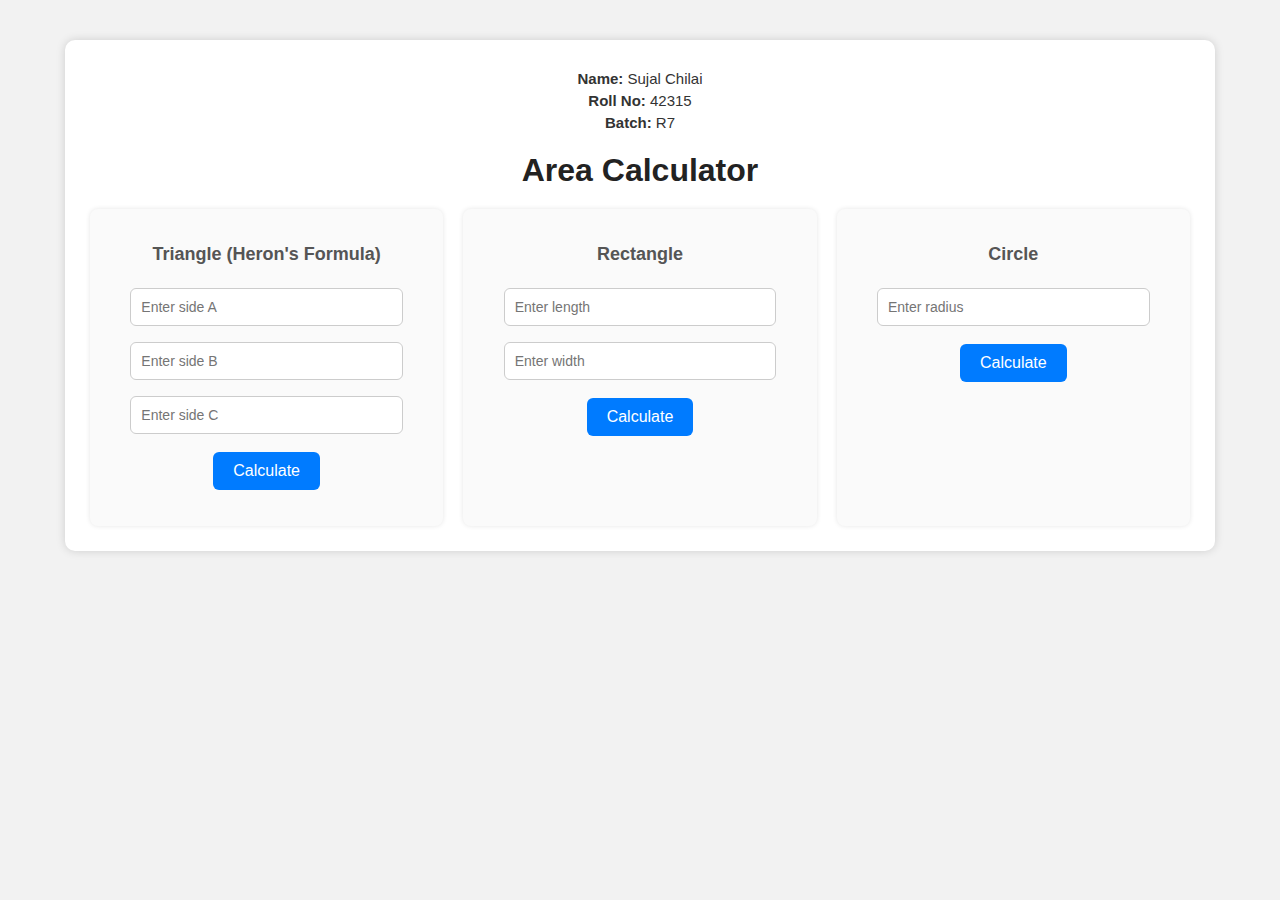
<file: PartA/Exp1/index.htm>
<!DOCTYPE html>
<html lang="en">
<head>
  <meta charset="UTF-8">
  <meta name="viewport" content="width=device-width, initial-scale=1.0">
  <title>Area Calculator</title>
  <link rel="stylesheet" href="style.css">
</head>
<body>
  <div class="container">
    <div class="student-info">
      <p><strong>Name:</strong> Sujal Chilai</p>
      <p><strong>Roll No:</strong> 42315</p>
      <p><strong>Batch:</strong> R7</p>
    </div>

    <h1>Area Calculator</h1>

    <div class="calc-section">
      <div class="form-group">
        <h2>Triangle (Heron's Formula)</h2>
        <input type="number" id="sideA" placeholder="Enter side A">
        <input type="number" id="sideB" placeholder="Enter side B">
        <input type="number" id="sideC" placeholder="Enter side C">
        <button onclick="calculateTriangleArea()">Calculate</button>
        <p id="triangleResult"></p>
      </div>

      <div class="form-group">
        <h2>Rectangle</h2>
        <input type="number" id="length" placeholder="Enter length">
        <input type="number" id="width" placeholder="Enter width">
        <button onclick="calculateRectangleArea()">Calculate</button>
        <p id="rectangleResult"></p>
      </div>

      <div class="form-group">
        <h2>Circle</h2>
        <input type="number" id="radius" placeholder="Enter radius">
        <button onclick="calculateCircleArea()">Calculate</button>
        <p id="circleResult"></p>
      </div>
    </div>
  </div>

  <script src="script.js"></script>
</body>
</html>
</file>
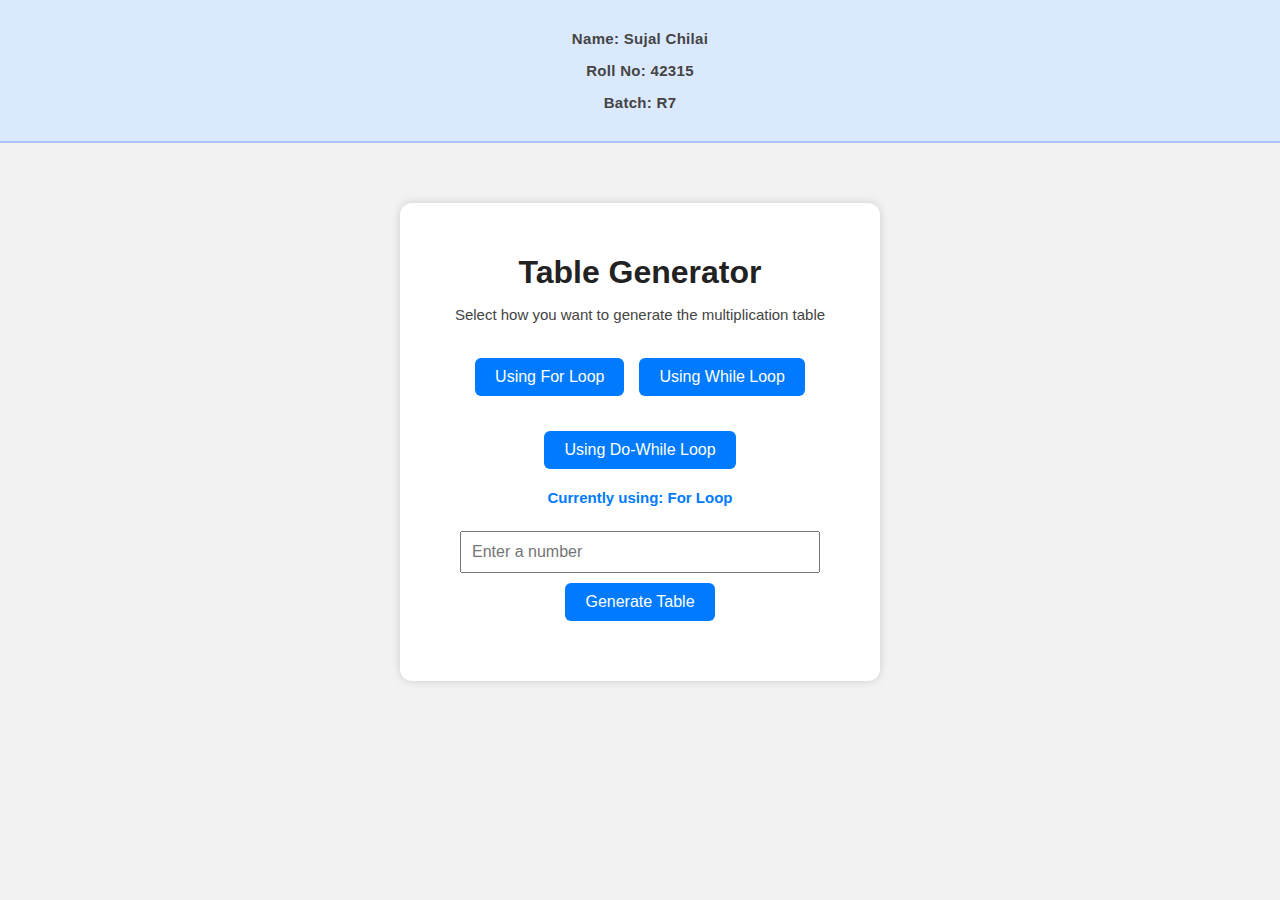
<file: PartA/Exp2/index.html>
<!DOCTYPE html>
<html lang="en">
<head>
    <meta charset="UTF-8">
    <meta name="viewport" content="width=device-width, initial-scale=1.0">
    <title>Multiplication Table Generator</title>
    <link rel="stylesheet" href="style.css">
</head>
<body>
    <div class="header">
        <p><strong>Name:</strong> Sujal Chilai</p>
        <p><strong>Roll No:</strong> 42315</p>
        <p><strong>Batch:</strong> R7</p>
    </div>
    <div class="container">
        <h1>Table Generator</h1>
        <p>Select how you want to generate the multiplication table</p>
        <div class="buttons">
            <button id="forLoopBtn">Using For Loop</button>
            <button id="whileLoopBtn">Using While Loop</button>
            <button id="doWhileLoopBtn">Using Do-While Loop</button>
        </div>
        <p id="currentLoopMsg" style="margin-top:10px;color:#007bff;font-weight:600;">
            Currently using: For Loop
        </p>
        <input type="number" id="num" placeholder="Enter a number">
        <button id="generateBtn">Generate Table</button>
        <div id="output"></div>
    </div>
    <script src="script.js"></script>
</body>
</html>
</file>
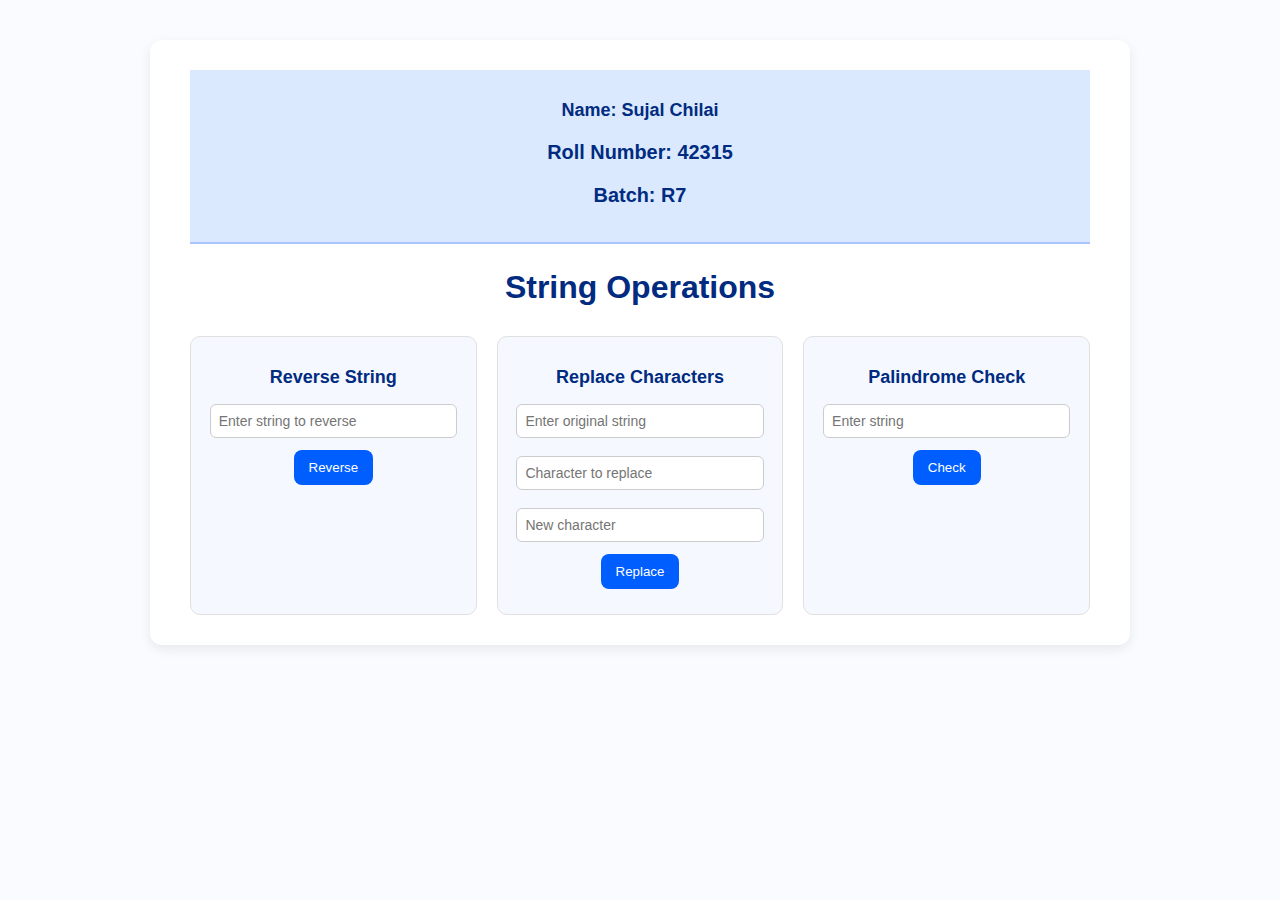
<file: PartA/Exp3/index.html>
<!DOCTYPE html>
<html lang="en">
<head>
  <meta charset="UTF-8">
  <meta name="viewport" content="width=device-width, initial-scale=1.0">
  <title>String Operations</title>
  <link rel="stylesheet" href="style.css">
</head>
<body>
  <div class="container">

    <div class="header">
      <h2>Name: Sujal Chilai</h2>
      <h3>Roll Number: 42315</h3>
      <h3>Batch: R7</h3>
    </div>

    <h1>String Operations</h1>

    <div class="operations-wrapper">

      <div class="operation">
        <h2>Reverse String</h2>
        <input type="text" id="reverseInput" placeholder="Enter string to reverse">
        <button onclick="reverseString()">Reverse</button>
        <div id="reverseResult" class="output"></div>
      </div>

      <div class="operation">
        <h2>Replace Characters</h2>
        <input type="text" id="replaceInput" placeholder="Enter original string">
        <input type="text" id="oldChar" placeholder="Character to replace">
        <input type="text" id="newChar" placeholder="New character">
        <button onclick="replaceCharacter()">Replace</button>
        <div id="replaceResult" class="output"></div>
      </div>

      <div class="operation">
        <h2>Palindrome Check</h2>
        <input type="text" id="palindromeInput" placeholder="Enter string">
        <button onclick="checkPalindrome()">Check</button>
        <div id="palindromeResult" class="output"></div>
      </div>

    </div>
  </div>
  <script src="script.js"></script>
</body>
</html>
</file>
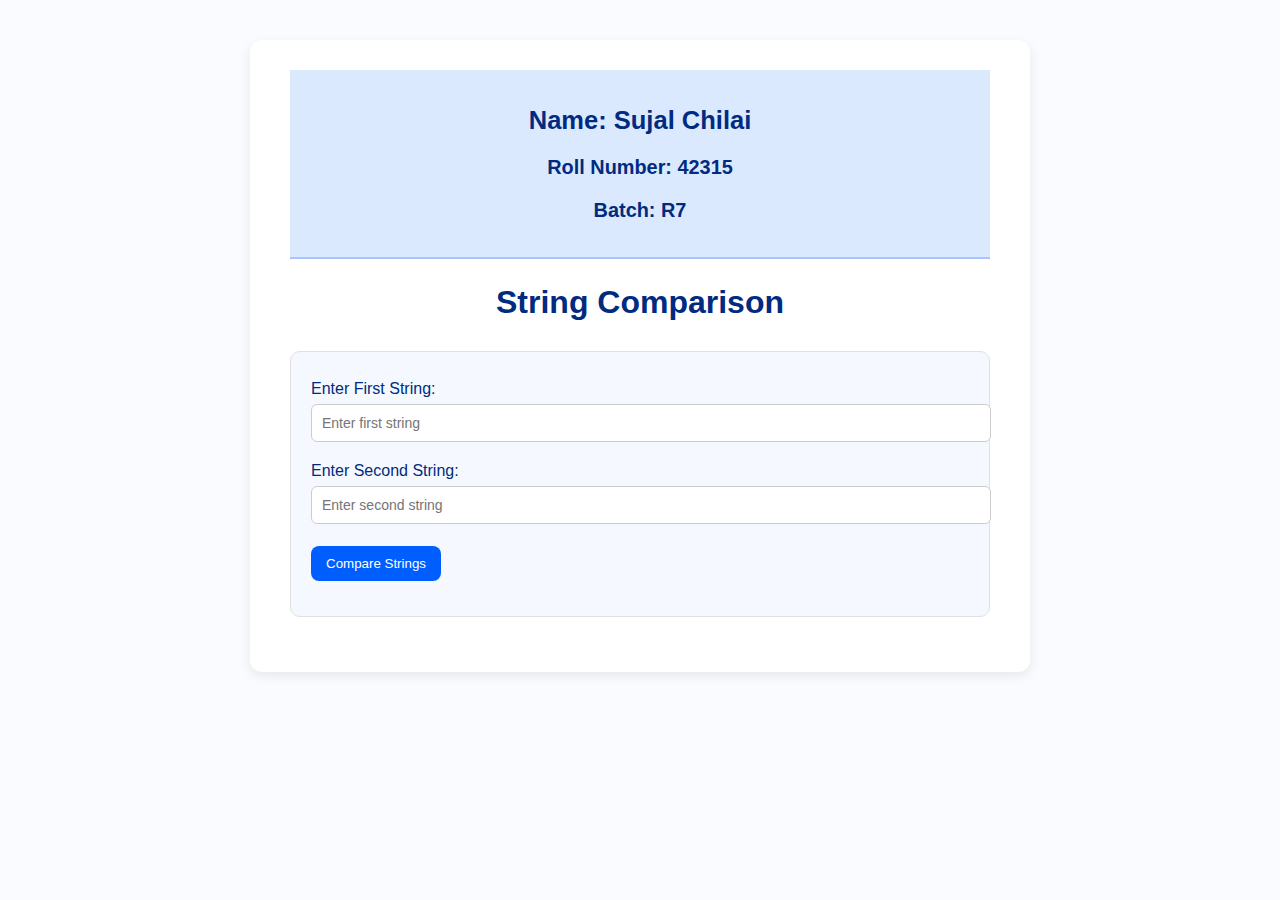
<file: PartA/Exp4/index.html>
<!DOCTYPE html>
<html lang="en">
<head>
  <meta charset="UTF-8">
  <meta name="viewport" content="width=device-width, initial-scale=1.0">
  <title>String Comparison</title>
  <link rel="stylesheet" href="style.css">
</head>
<body>
  <div class="container">

    <div class="header">
      <h2>Name: Sujal Chilai</h2>
      <h3>Roll Number: 42315</h3>
      <h3>Batch: R7</h3>
    </div>

    <h1>String Comparison</h1>

    <div class="operation">
      <label for="string1">Enter First String:</label>
      <input type="text" id="string1" placeholder="Enter first string">

      <label for="string2">Enter Second String:</label>
      <input type="text" id="string2" placeholder="Enter second string">

      <button onclick="compareStrings()">Compare Strings</button>

      <div id="comparisonResults" class="output"></div>
    </div>
  </div>

  <script src="script.js"></script>
</body>
</html>
</file>
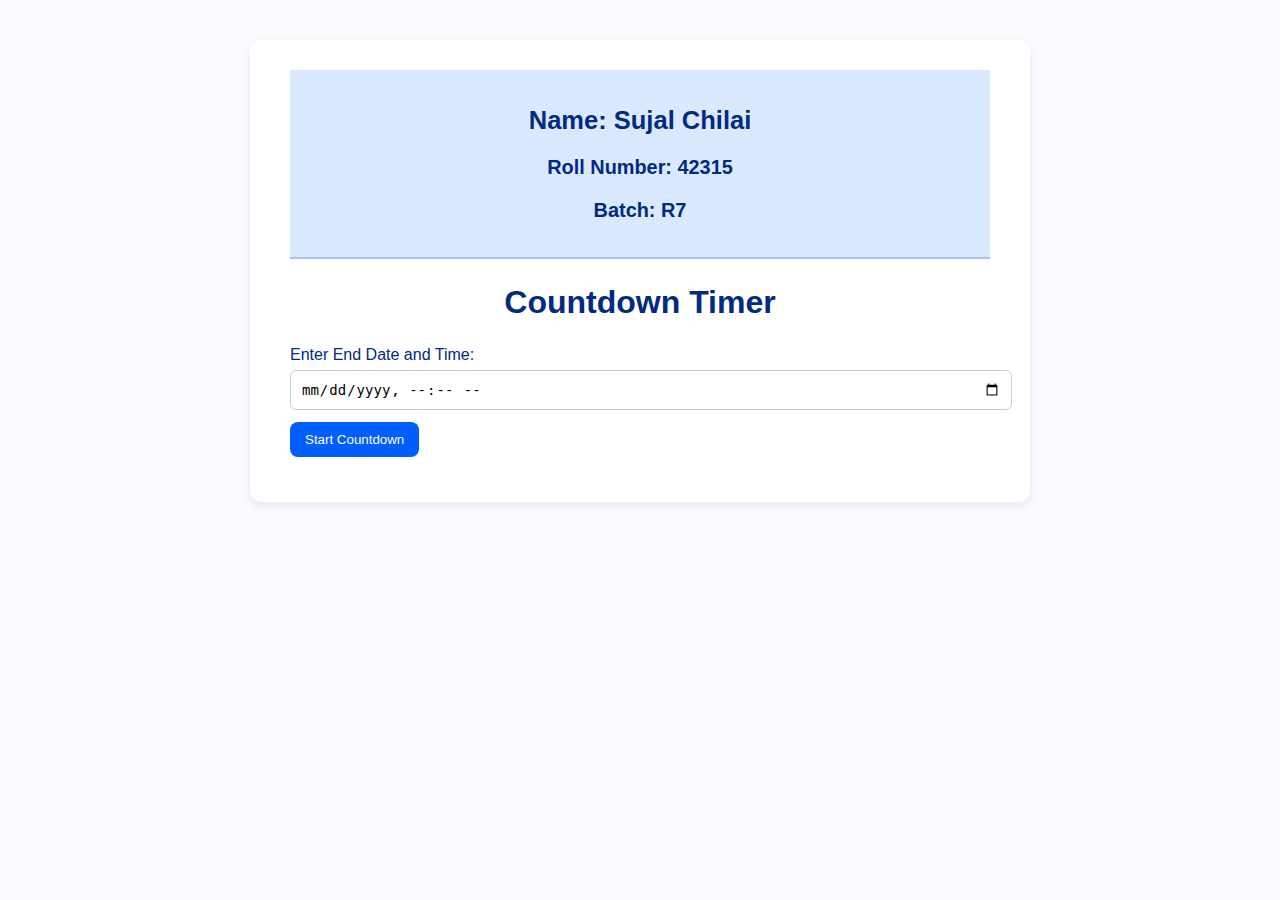
<file: PartA/Exp5/index.html>
<!DOCTYPE html>
<html lang="en">
<head>
  <meta charset="UTF-8" />
  <meta name="viewport" content="width=device-width, initial-scale=1.0" />
  <title>Countdown Timer</title>
  <link rel="stylesheet" href="style.css" />
</head>
<body>
  <div class="container">
    <div class="header">
      <h2>Name: Sujal Chilai</h2>
      <h3>Roll Number: 42315</h3>
      <h3>Batch: R7</h3>
    </div>

    <h1>Countdown Timer</h1>
    <label for="endDate">Enter End Date and Time:</label>
    <input type="datetime-local" id="endDate" />
    <button onclick="startCountdown()">Start Countdown</button>

    <div id="countdown" class="output"></div>
  </div>

  <script src="script.js"></script>
</body>
</html>
</file>
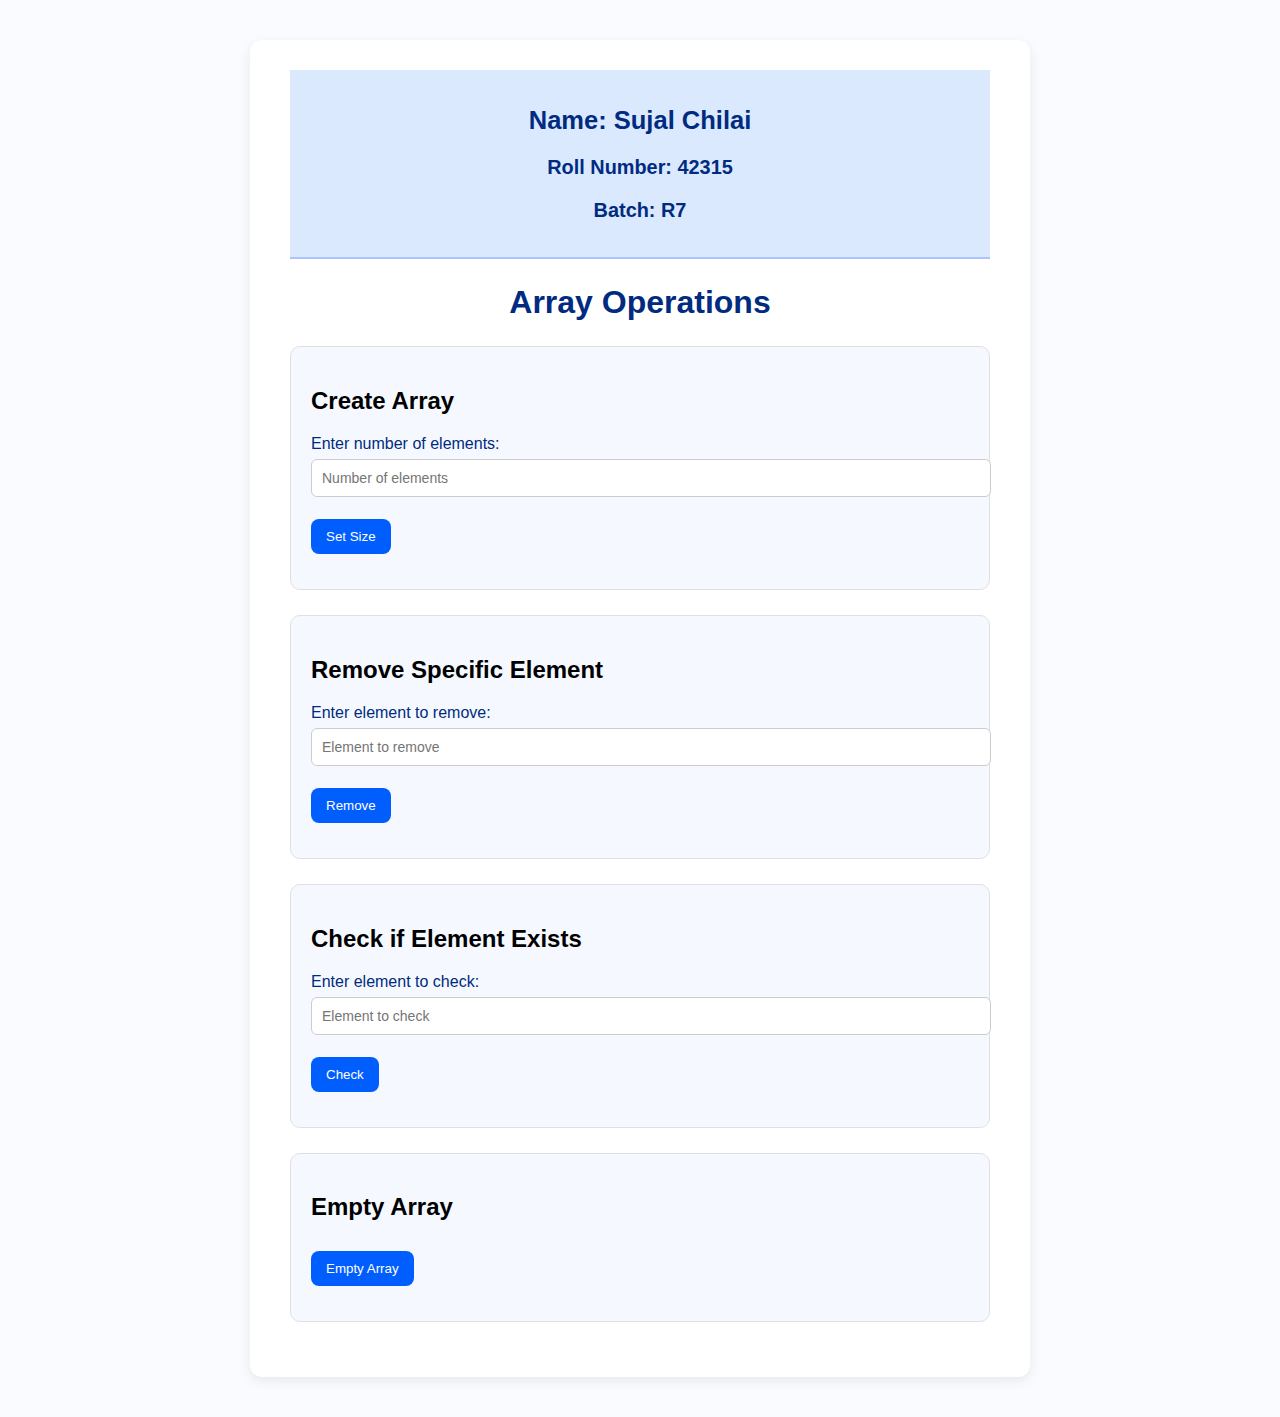
<file: PartB/Exp1/index.html>
<!DOCTYPE html>
<html lang="en">
<head>
  <meta charset="UTF-8">
  <meta name="viewport" content="width=device-width, initial-scale=1.0">
  <title>Array Operations using JavaScript</title>
  <link rel="stylesheet" href="style.css">
</head>
<body>
  <div class="container">
    <div class="header">
      <h2>Name: Sujal Chilai</h2>
      <h3>Roll Number: 42315</h3>
      <h3>Batch: R7</h3>
    </div>

    <h1>Array Operations</h1>

    <div class="operation">
      <h2>Create Array</h2>
      <label>Enter number of elements:</label>
      <input type="number" id="arraySize" placeholder="Number of elements">
      <button onclick="setArraySize()">Set Size</button>
      <div id="elementInputs"></div>
      <div id="createResult" class="output"></div>
    </div>

    <div class="operation">
      <h2>Remove Specific Element</h2>
      <label>Enter element to remove:</label>
      <input type="text" id="removeElement" placeholder="Element to remove">
      <button onclick="removeElement()">Remove</button>
      <div id="removeResult" class="output"></div>
    </div>

    <div class="operation">
      <h2>Check if Element Exists</h2>
      <label>Enter element to check:</label>
      <input type="text" id="checkElement" placeholder="Element to check">
      <button onclick="checkElement()">Check</button>
      <div id="checkResult" class="output"></div>
    </div>

    <div class="operation">
      <h2>Empty Array</h2>
      <button onclick="emptyArray()">Empty Array</button>
      <div id="emptyResult" class="output"></div>
    </div>

  </div>

  <script src="script.js"></script>
</body>
</html>
</file>
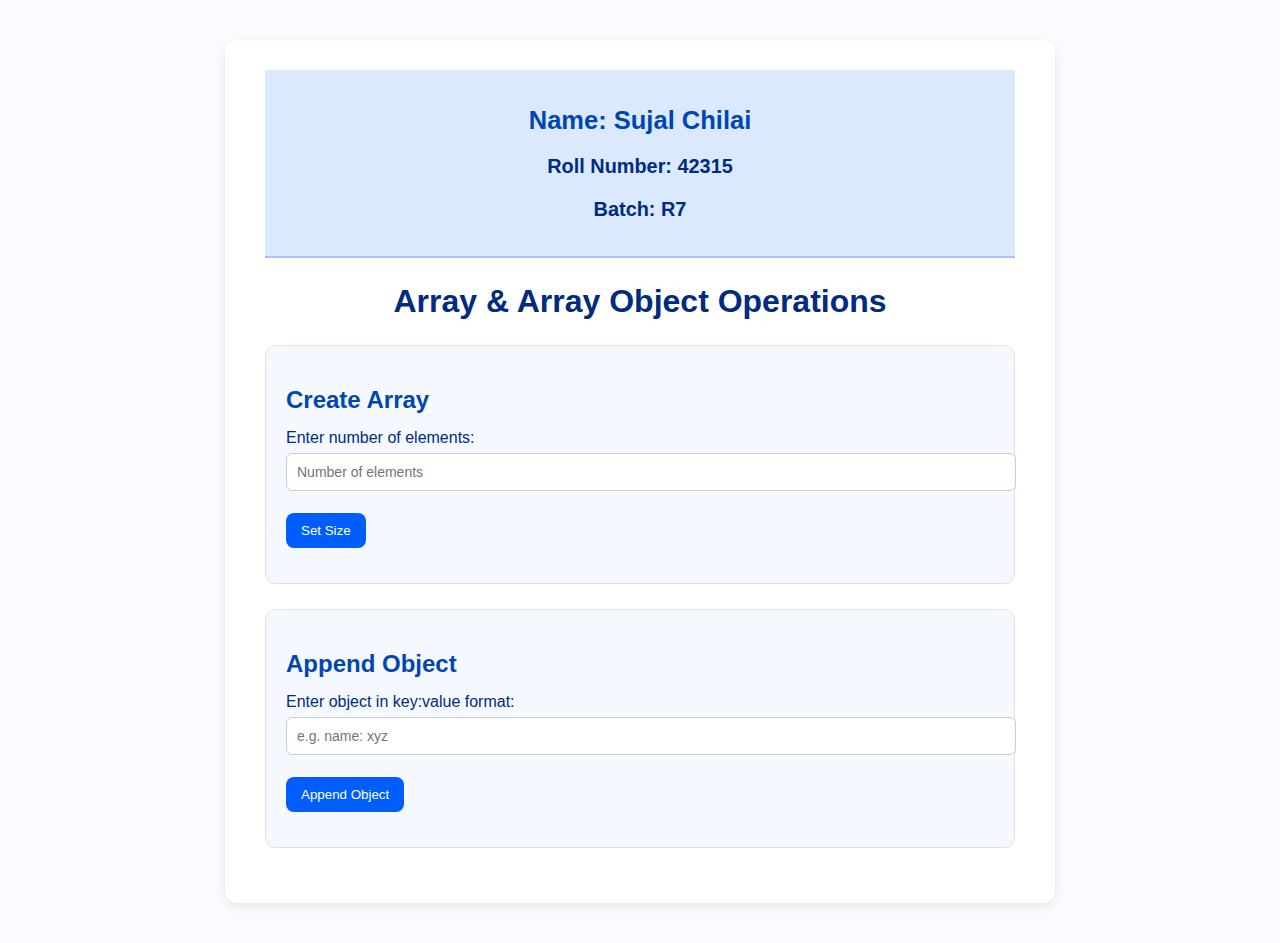
<file: PartB/Exp2/index.html>
<!DOCTYPE html>
<html lang="en">
<head>
 <meta charset="UTF-8">
 <meta name="viewport" content="width=device-width, initial-scale=1.0">
 <title>Array & Array Objects in JavaScript</title>
 <link rel="stylesheet" href="style.css">
</head>
<body>
 <div class="container">
  <div class="header">
   <h2>Name: Sujal Chilai</h2>
   <h3>Roll Number: 42315</h3>
   <h3>Batch: R7</h3>
  </div>

  <h1>Array & Array Object Operations</h1>

  <div class="operation">
   <h2>Create Array</h2>
   <label>Enter number of elements:</label>
   <input type="number" id="arraySize" placeholder="Number of elements">
   <button onclick="setArraySize()">Set Size</button>
   <div id="elementInputs"></div>
   <div id="createResult" class="output"></div>
  </div>

  <div class="operation">
   <h2>Append Object</h2>
   <label>Enter object in key:value format:</label>
   <input type="text" id="objectInput" placeholder="e.g. name: xyz">
   <button onclick="appendObject()">Append Object</button>
   <div id="appendResult" class="output"></div>
  </div>

 </div>

 <script src="script.js"></script>
</body>
</html>
</file>
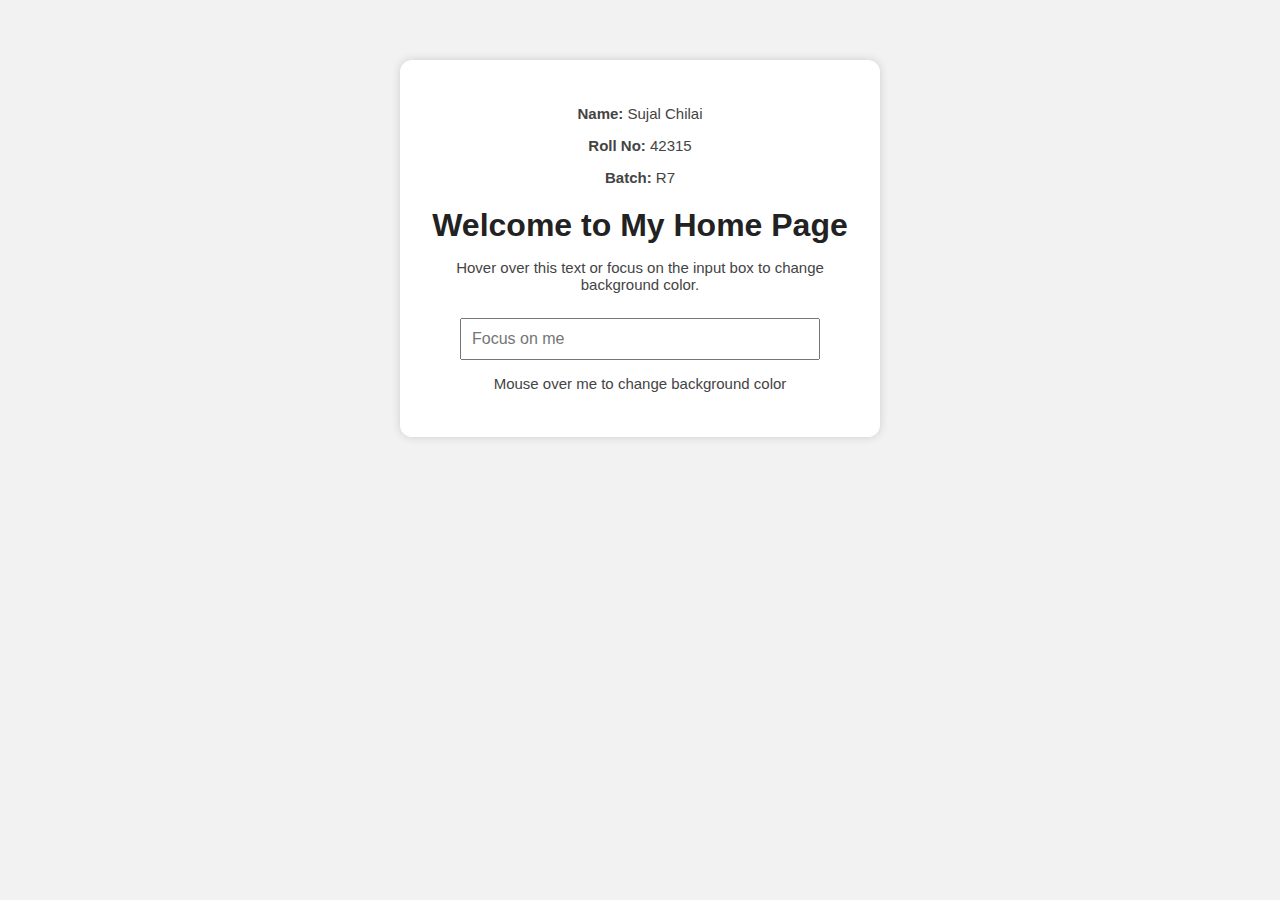
<file: PartC/Exp1/index.html>
<!DOCTYPE html>
<html lang="en">
<head>
  <meta charset="UTF-8">
  <meta name="viewport" content="width=device-width, initial-scale=1.0">
  <title>Home Page</title>
  <link rel="stylesheet" href="style.css">
</head>
<body>
  <div class="container">
    <div class="student-info">
      <p><strong>Name:</strong> Sujal Chilai</p>
      <p><strong>Roll No:</strong> 42315</p>
      <p><strong>Batch:</strong> R7</p>
    </div>

    <h1>Welcome to My Home Page</h1>
    <p id="welcomeText">Hover over this text or focus on the input box to change background color.</p>

    <input type="text" placeholder="Focus on me" 
           onfocus="changeBgColor('#FFD700')" 
           onblur="resetBgColor()">

    <p onmouseover="changeBgColor('#ADD8E6')" onmouseout="resetBgColor()">Mouse over me to change background color</p>
  </div>

  <script src="script.js"></script>
</body>
</html>
</file>
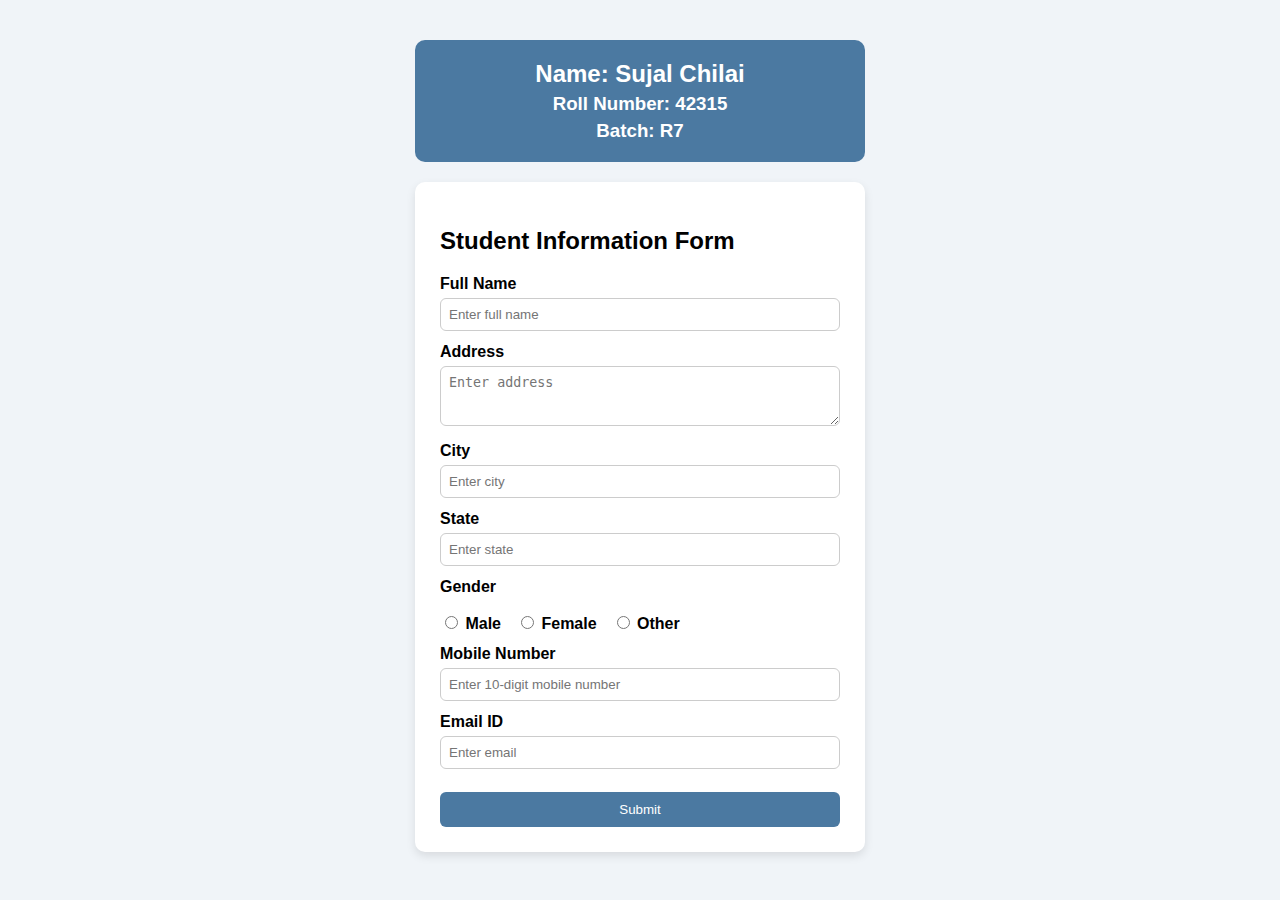
<file: PartC/Exp2/index.html>
<!DOCTYPE html>
<html lang="en">
<head>
  <meta charset="UTF-8">
  <meta name="viewport" content="width=device-width, initial-scale=1.0">
  <title>Student Information Form</title>
  <link rel="stylesheet" href="style.css">
</head>
<body>
  <div class="container">
    <div class="header">
      <h2>Name: Sujal Chilai</h2>
      <h3>Roll Number: 42315</h3>
      <h3>Batch: R7</h3>
    </div>

    <div class="form-card">
      <h2>Student Information Form</h2>
      <form id="studentForm" onsubmit="return handleSubmit(event)">
        <label>Full Name</label>
        <input type="text" id="name" placeholder="Enter full name">
        <div class="error" id="nameError"></div>

        <label>Address</label>
        <textarea id="address" placeholder="Enter address"></textarea>
        <div class="error" id="addressError"></div>

        <label>City</label>
        <input type="text" id="city" placeholder="Enter city">
        <div class="error" id="cityError"></div>

        <label>State</label>
        <input type="text" id="state" placeholder="Enter state">
        <div class="error" id="stateError"></div>

        <label>Gender</label>
        <div class="gender-options">
          <label><input type="radio" name="gender" value="Male"> Male</label>
          <label><input type="radio" name="gender" value="Female"> Female</label>
          <label><input type="radio" name="gender" value="Other"> Other</label>
        </div>
        <div class="error" id="genderError"></div>

        <label>Mobile Number</label>
        <input type="text" id="mobile" placeholder="Enter 10-digit mobile number">
        <div class="error" id="mobileError"></div>

        <label>Email ID</label>
        <input type="text" id="email" placeholder="Enter email">
        <div class="error" id="emailError"></div>

        <button type="submit">Submit</button>
      </form>
    </div>
  </div>
  <script src="script.js"></script>
</body>
</html>
</file>
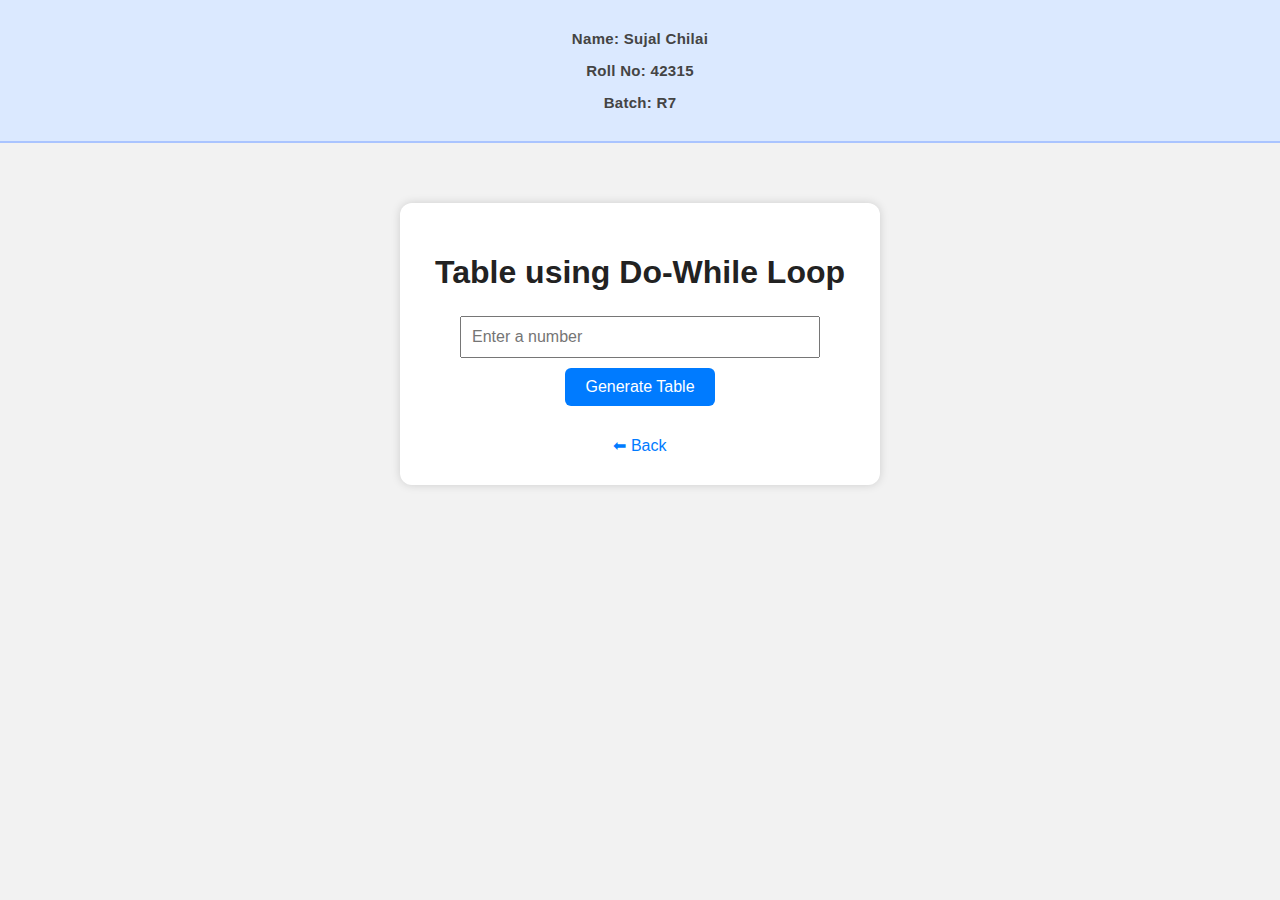
<file: PartA/Exp2/dowhileloop.html>
<!DOCTYPE html>
<html lang="en">
<head>
  <meta charset="UTF-8">
  <meta name="viewport" content="width=device-width, initial-scale=1.0">
  <title>Table using Do-While Loop</title>
  <link rel="stylesheet" href="style.css">
</head>
<body>
  <div class="header">
    <p><strong>Name:</strong> Sujal Chilai</p>
    <p><strong>Roll No:</strong> 42315</p>
    <p><strong>Batch:</strong> R7</p>
  </div>

  <div class="container">
    <h1>Table using Do-While Loop</h1>
    <input type="number" id="num" placeholder="Enter a number">
    <button onclick="generateTable('do')">Generate Table</button>
    <div id="output"></div>
    <a href="index.html" class="back">⬅ Back</a>
  </div>

  <script src="script.js"></script>
</body>
</html>
</file>
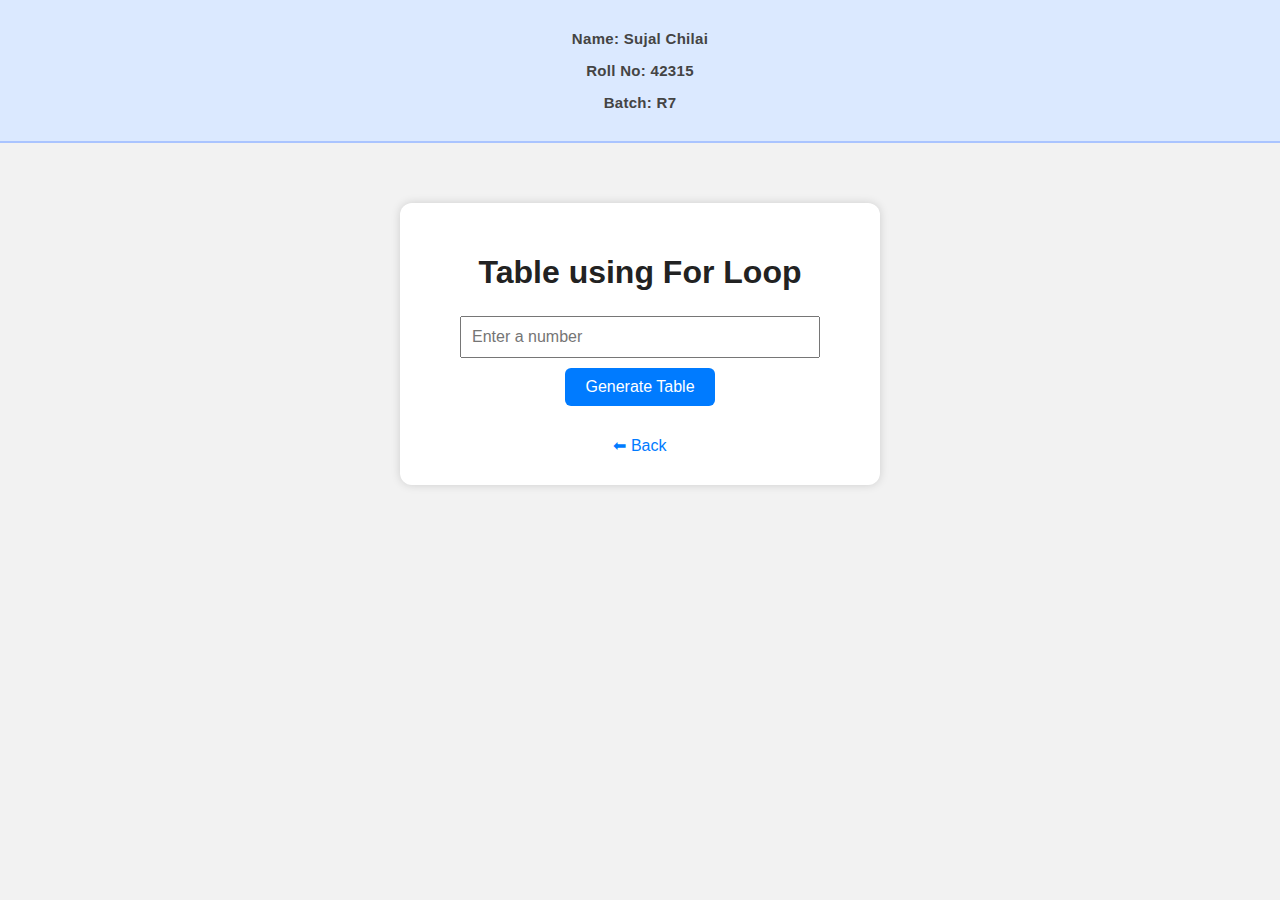
<file: PartA/Exp2/forloop.html>
<!DOCTYPE html>
<html lang="en">
<head>
  <meta charset="UTF-8">
  <meta name="viewport" content="width=device-width, initial-scale=1.0">
  <title>Table using For Loop</title>
  <link rel="stylesheet" href="style.css">
</head>
<body>
  <div class="header">
    <p><strong>Name:</strong> Sujal Chilai</p>
    <p><strong>Roll No:</strong> 42315</p>
    <p><strong>Batch:</strong> R7</p>
  </div>

  <div class="container">
    <h1>Table using For Loop</h1>
    <input type="number" id="num" placeholder="Enter a number">
    <button onclick="generateTable('for')">Generate Table</button>
    <div id="output"></div>
    <a href="index.html" class="back">⬅ Back</a>
  </div>

  <script src="script.js"></script>
</body>
</html>
</file>
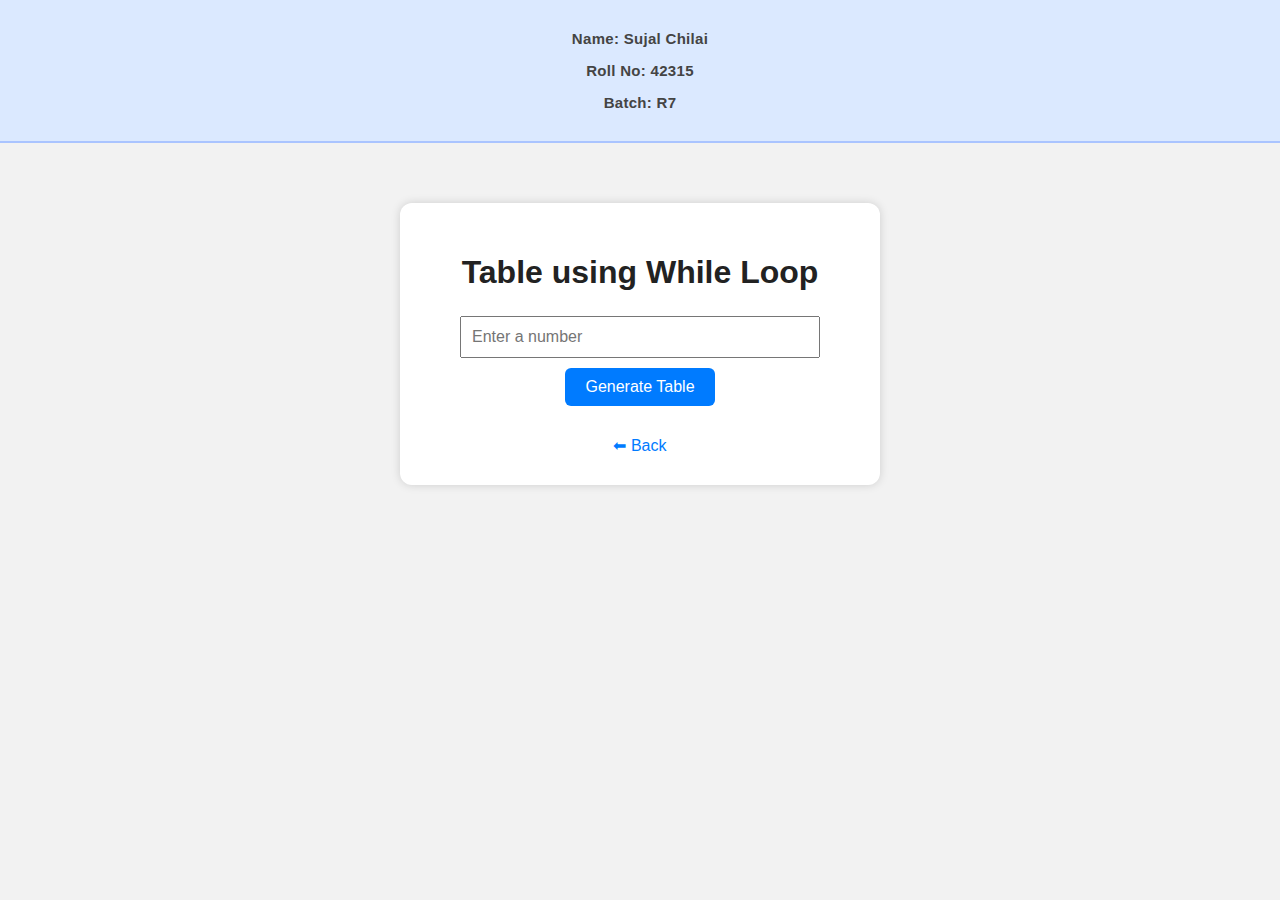
<file: PartA/Exp2/whileloop.html>
<!DOCTYPE html>
<html lang="en">
<head>
  <meta charset="UTF-8">
  <meta name="viewport" content="width=device-width, initial-scale=1.0">
  <title>Table using While Loop</title>
  <link rel="stylesheet" href="style.css">
</head>
<body>
  <div class="header">
    <p><strong>Name:</strong> Sujal Chilai</p>
    <p><strong>Roll No:</strong> 42315</p>
    <p><strong>Batch:</strong> R7</p>
  </div>

  <div class="container">
    <h1>Table using While Loop</h1>
    <input type="number" id="num" placeholder="Enter a number">
    <button onclick="generateTable('while')">Generate Table</button>
    <div id="output"></div>
    <a href="index.html" class="back">⬅ Back</a>
  </div>

  <script src="script.js"></script>
</body>
</html>
</file>
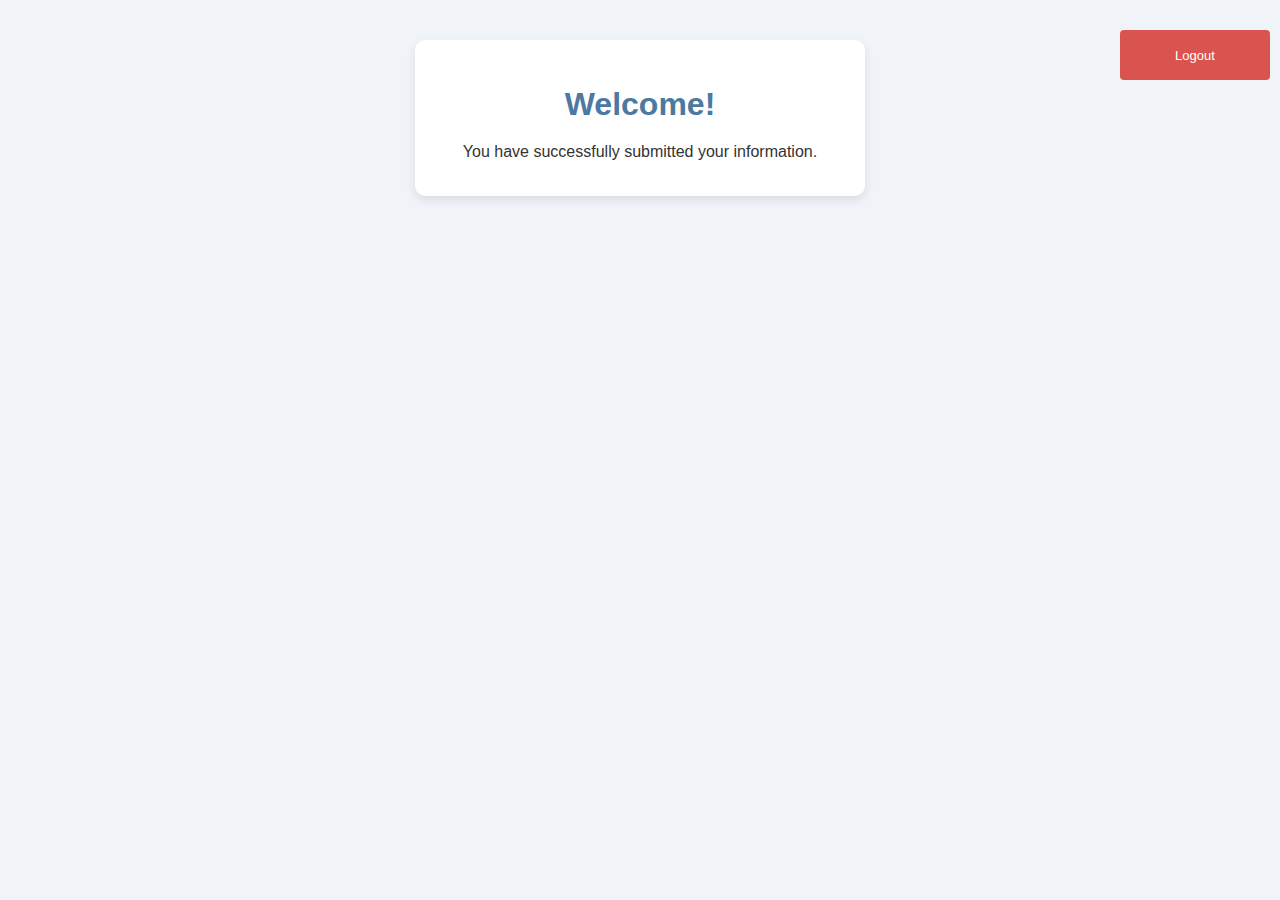
<file: PartC/Exp2/success.html>
<!DOCTYPE html>
<html lang="en">
<head>
  <meta charset="UTF-8">
  <meta name="viewport" content="width=device-width, initial-scale=1.0">
  <title>Welcome</title>
  <link rel="stylesheet" href="style.css">
</head>
<body>
  <div class="container">
    <div class="success-card">
      <h1 id="welcomeMsg">Welcome!</h1>
      <p>You have successfully submitted your information.</p>
      <button id="logoutBtn">Logout</button>
    </div>
  </div>

  <script>
    let name = localStorage.getItem("studentName");
    if(name) {
      document.getElementById("welcomeMsg").innerText = "Welcome " + name + ", successfully submitted!";
    }

    document.getElementById("logoutBtn").addEventListener("click", function() {
      localStorage.removeItem("studentName");
      window.location.href = "index.html";
    });
  </script>
</body>
</html>
</file>
<file: PartA/Exp1/style.css>
body {
  font-family: Arial, sans-serif;
  background: #f2f2f2;
  margin: 0;
  padding: 0;
}

.container {
  width: 90%;
  max-width: 1100px;
  margin: 40px auto;
  background: #fff;
  padding: 25px;
  border-radius: 10px;
  box-shadow: 0 0 10px rgba(0,0,0,0.15);
  text-align: center;
}

h1 {
  color: #222;
  margin-bottom: 20px;
}

.student-info p {
  color: #333;
  font-size: 15px;
  margin: 5px 0;
}

.calc-section {
  display: flex;
  justify-content: space-between;
  gap: 20px;
  flex-wrap: wrap;
  margin-top: 20px;
}

.form-group {
  background: #fafafa;
  padding: 20px;
  border-radius: 8px;
  box-shadow: 0 0 5px rgba(0,0,0,0.1);
  flex: 1;
  min-width: 250px;
  text-align: center;
}

h2 {
  font-size: 18px;
  color: #555;
  margin-bottom: 15px;
}

input {
  width: 80%;
  padding: 10px;
  margin: 8px 0;
  font-size: 14px;
  border: 1px solid #ccc;
  border-radius: 6px;
}

button {
  padding: 10px 20px;
  margin-top: 10px;
  font-size: 16px;
  cursor: pointer;
  background: #007bff;
  color: #fff;
  border: none;
  border-radius: 6px;
  transition: background 0.3s;
}

button:hover {
  background: #0056b3;
}

p#triangleResult,
p#rectangleResult,
p#circleResult {
  margin-top: 12px;
  font-weight: bold;
  color: #222;
}
</file>
<file: PartA/Exp2/style.css>
body {
  font-family: Arial, sans-serif;
  background: #f2f2f2;
  margin: 0;
  padding: 0;
}

.header {
  background: #dbe9ff;
  color: #002b80;
  text-align: center;
  padding: 15px 0;
  font-size: 17px;
  font-weight: 600;
  border-bottom: 2px solid #aac4ff;
  letter-spacing: 0.3px;
}


.container {
  width: 420px;
  margin: 60px auto;
  background: white;
  padding: 30px;
  border-radius: 12px;
  box-shadow: 0 0 10px rgba(0,0,0,0.15);
  text-align: center;
}

h1 {
  color: #222;
  margin-bottom: 15px;
}

p {
  color: #444;
  font-size: 15px;
}

input {
  width: 80%;
  padding: 10px;
  margin-top: 10px;
  font-size: 16px;
}

button {
  padding: 10px 20px;
  margin-top: 10px;
  margin-bottom: 10px;
  font-size: 16px;
  cursor: pointer;
  background: #007bff;
  color: white;
  border: none;
  border-radius: 6px;
  transition: background 0.3s;
}

button:hover {
  background: #0056b3;
}

#output {
  margin-top: 20px;
  text-align: center;
}

table {
  margin: 10px auto;
  border-collapse: collapse;
  width: 80%;
}

td, th {
  border: 1px solid #999;
  padding: 8px;
}

.back {
  display: block;
  margin-top: 15px;
  text-decoration: none;
  color: #007bff;
}

.back:hover {
  text-decoration: underline;
}

.buttons {
  display: flex;
  flex-wrap: wrap;
  justify-content: center;
  gap: 15px;
  margin-top: 25px;
}
</file>
<file: PartA/Exp3/style.css>
body {
  font-family: "Segoe UI", sans-serif;
  background-color: #f9fbff;
  margin: 0;
  padding: 0;
}

.container {
  max-width: 900px;
  background: #ffffff;
  margin: 40px auto;
  padding: 30px 40px;
  border-radius: 12px;
  box-shadow: 0 4px 12px rgba(0, 0, 0, 0.08);
}

.header {
  background: #dbe9ff;
  color: #002b80;
  text-align: center;
  padding: 15px 0;
  font-size: 17px;
  font-weight: 600;
  border-bottom: 2px solid #aac4ff;
  margin-bottom: 25px;
}

h1 {
  text-align: center;
  color: #002b80;
  margin-bottom: 30px;
}

.operations-wrapper {
  display: flex;
  justify-content: space-between;
  gap: 20px;
}

.operation {
  flex: 1;
  background: #f5f9ff;
  border: 1px solid #e0e0e0;
  border-radius: 10px;
  padding: 15px;
  text-align: center;
}

h2 {
  color: #002b80;
  font-size: 18px;
  margin-bottom: 10px;
}

input {
  width: 90%;
  padding: 8px;
  margin: 6px 0 12px;
  border: 1px solid #ccc;
  border-radius: 6px;
  font-size: 14px;
}

button {
  background: #005eff;
  color: white;
  padding: 10px 15px;
  border: none;
  border-radius: 8px;
  cursor: pointer;
  font-weight: 500;
}

button:hover {
  background: #003bb3;
}

.output {
  margin-top: 10px;
  font-weight: 500;
  color: #002b80;
}
</file>
<file: PartA/Exp4/style.css>
body {
  font-family: "Segoe UI", sans-serif;
  background-color: #f9fbff;
  margin: 0;
  padding: 0;
}

.container {
  max-width: 700px;
  background: #ffffff;
  margin: 40px auto;
  padding: 30px 40px;
  border-radius: 12px;
  box-shadow: 0 4px 12px rgba(0, 0, 0, 0.08);
}

.header {
  background: #dbe9ff;
  color: #002b80;
  text-align: center;
  padding: 15px 0;
  font-size: 17px;
  font-weight: 600;
  border-bottom: 2px solid #aac4ff;
  margin-bottom: 25px;
}

h1 {
  text-align: center;
  color: #002b80;
  margin-bottom: 30px;
}

.operation {
  background: #f5f9ff;
  border: 1px solid #e0e0e0;
  border-radius: 10px;
  padding: 20px;
  margin-bottom: 25px;
}

label {
  display: block;
  font-weight: 500;
  color: #002b80;
  margin-top: 8px;
}

input {
  width: 100%;
  padding: 10px;
  margin: 6px 0 12px;
  border: 1px solid #ccc;
  border-radius: 6px;
  font-size: 14px;
}

button {
  background: #005eff;
  color: white;
  padding: 10px 15px;
  border: none;
  border-radius: 8px;
  cursor: pointer;
  font-weight: 500;
  margin-top: 10px;
}

button:hover {
  background: #003bb3;
}

.output {
  margin-top: 15px;
  font-weight: 500;
  color: #002b80;
}
</file>
<file: PartA/Exp5/style.css>
body {
  font-family: "Segoe UI", sans-serif;
  background-color: #f9fbff;
  margin: 0;
  padding: 0;
}

.container {
  max-width: 700px;
  background: #ffffff;
  margin: 40px auto;
  padding: 30px 40px;
  border-radius: 12px;
  box-shadow: 0 4px 12px rgba(0, 0, 0, 0.08);
}

.header {
  background: #dbe9ff;
  color: #002b80;
  text-align: center;
  padding: 15px 0;
  font-size: 17px;
  font-weight: 600;
  border-bottom: 2px solid #aac4ff;
  margin-bottom: 25px;
}

h1 {
  text-align: center;
  color: #002b80;
  margin-bottom: 25px;
}

label {
  display: block;
  font-weight: 500;
  color: #002b80;
  margin-top: 8px;
}

input {
  width: 100%;
  padding: 10px;
  margin: 6px 0 12px;
  border: 1px solid #ccc;
  border-radius: 6px;
  font-size: 14px;
}

button {
  background: #005eff;
  color: white;
  padding: 10px 15px;
  border: none;
  border-radius: 8px;
  cursor: pointer;
  font-weight: 500;
}

button:hover {
  background: #003bb3;
}

.output {
  margin-top: 15px;
  font-weight: 500;
  color: #002b80;
  text-align: center;
  font-size: 16px;
}
</file>
<file: PartB/Exp1/style.css>
body {
  font-family: "Segoe UI", sans-serif;
  background-color: #f9fbff;
  margin: 0;
  padding: 0;
}

.container {
  max-width: 700px;
  background: #ffffff;
  margin: 40px auto;
  padding: 30px 40px;
  border-radius: 12px;
  box-shadow: 0 4px 12px rgba(0, 0, 0, 0.08);
}

.header {
  background: #dbe9ff;
  color: #002b80;
  text-align: center;
  padding: 15px 0;
  font-size: 17px;
  font-weight: 600;
  border-bottom: 2px solid #aac4ff;
  margin-bottom: 25px;
}

h1 {
  text-align: center;
  color: #002b80;
  margin-bottom: 25px;
}

.operation {
  background: #f5f9ff;
  border: 1px solid #e0e0e0;
  border-radius: 10px;
  padding: 20px;
  margin-bottom: 25px;
}

label {
  display: block;
  font-weight: 500;
  color: #002b80;
  margin-top: 8px;
}

input {
  width: 100%;
  padding: 10px;
  margin: 6px 0 12px;
  border: 1px solid #ccc;
  border-radius: 6px;
  font-size: 14px;
}

button {
  background: #005eff;
  color: white;
  padding: 10px 15px;
  border: none;
  border-radius: 8px;
  cursor: pointer;
  font-weight: 500;
  margin-top: 10px;
}

button:hover {
  background: #003bb3;
}

.output {
  margin-top: 15px;
  font-weight: 500;
  color: #002b80;
}
</file>
<file: PartB/Exp2/style.css>
body {
  font-family: "Segoe UI", sans-serif;
  background-color: #f9fbff;
  margin: 0;
  padding: 0;
}

.container {
  max-width: 750px;
  background: #ffffff;
  margin: 40px auto;
  padding: 30px 40px;
  border-radius: 12px;
  box-shadow: 0 4px 12px rgba(0, 0, 0, 0.08);
}

.header {
  background: #dbe9ff;
  color: #002b80;
  text-align: center;
  padding: 15px 0;
  font-size: 17px;
  font-weight: 600;
  border-bottom: 2px solid #aac4ff;
  margin-bottom: 25px;
}

h1 {
  text-align: center;
  color: #002b80;
  margin-bottom: 25px;
}

.operation {
  background: #f5f9ff;
  border: 1px solid #e0e0e0;
  border-radius: 10px;
  padding: 20px;
  margin-bottom: 25px;
}

h2 {
  color: #0046b3;
  margin-bottom: 15px;
}

label {
  display: block;
  font-weight: 500;
  color: #002b80;
  margin-top: 8px;
}

input {
  width: 100%;
  padding: 10px;
  margin: 6px 0 12px;
  border: 1px solid #ccc;
  border-radius: 6px;
  font-size: 14px;
}

button {
  background: #005eff;
  color: white;
  padding: 10px 15px;
  border: none;
  border-radius: 8px;
  cursor: pointer;
  font-weight: 500;
  margin-top: 10px;
  margin-right: 10px;
}

button:hover {
  background: #003bb3;
}

.output {
  margin-top: 15px;
  font-weight: 500;
  color: #002b80;
  word-wrap: break-word;
}
</file>
<file: PartC/Exp1/style.css>
body {
    font-family: Arial, sans-serif;
    background: #f2f2f2;
    margin: 0;
    padding: 0;
}

.header {
    background: #dbe9ff;
    color: #002b80;
    text-align: center;
    padding: 15px 0;
    font-size: 17px;
    font-weight: 600;
    border-bottom: 2px solid #aac4ff;
    letter-spacing: 0.3px;
}

.container {
    width: 420px;
    margin: 60px auto;
    background: white;
    padding: 30px;
    border-radius: 12px;
    box-shadow: 0 0 10px rgba(0,0,0,0.15);
    text-align: center;
}

h1 {
    color: #222;
    margin-bottom: 15px;
}

p {
    color: #444;
    font-size: 15px;
}

input {
    width: 80%;
    padding: 10px;
    margin-top: 10px;
    font-size: 16px;
}

button {
    padding: 10px 20px;
    margin-top: 10px;
    margin-bottom: 10px;
    font-size: 16px;
    cursor: pointer;
    background: #007bff;
    color: white;
    border: none;
    border-radius: 6px;
    transition: background 0.3s;
}

/* Highlight the active loop button */
button.active {
    background: #2e9cd8;
    color: #fff;
    border: 2px solid #0056b3;
    box-shadow: 0 0 6px #338fff9e;
    font-weight: bold;
}

button:hover {
    background: #0056b3;
}

#output {
    margin-top: 20px;
    text-align: center;
}

table {
    margin: 10px auto;
    border-collapse: collapse;
    width: 80%;
}

td, th {
    border: 1px solid #999;
    padding: 8px;
}

.back {
    display: block;
    margin-top: 15px;
    text-decoration: none;
    color: #007bff;
}

.back:hover {
    text-decoration: underline;
}

.buttons {
    display: flex;
    flex-wrap: wrap;
    justify-content: center;
    gap: 15px;
    margin-top: 25px;
}
</file>
<file: PartC/Exp2/style.css>
body {
  margin: 0;
  font-family: Arial, sans-serif;
  background: #f0f4f8;
}

.container {
  width: 90%;
  max-width: 450px;
  margin: 40px auto;
}

.header {
  text-align: center;
  background: #4b79a1;
  color: white;
  padding: 15px;
  border-radius: 10px;
  margin-bottom: 20px;
}

.header h2, .header h3 {
  margin: 5px 0;
}

.form-card, .success-card {
  background: white;
  padding: 25px;
  border-radius: 10px;
  box-shadow: 0 4px 10px rgba(0,0,0,0.1);
  position: relative;
}

form h2, .success-card h1 {
  text-align: center;
  color: #4b79a1;
  margin-bottom: 20px;
}

label {
  display: block;
  margin-top: 12px;
  font-weight: bold;
}

input[type="text"], textarea {
  width: 100%;
  padding: 8px;
  margin-top: 5px;
  border-radius: 6px;
  border: 1px solid #ccc;
  box-sizing: border-box;
}

textarea {
  min-height: 60px;
  resize: vertical;
}

.gender-options {
  display: flex;
  gap: 15px;
  margin-top: 5px;
}

button {
  width: 100%;
  padding: 10px;
  margin-top: 20px;
  background: #4b79a1;
  border: none;
  color: white;
  border-radius: 6px;
  cursor: pointer;
}

button:hover {
  background: #35506a;
}

.error {
  color: red;
  font-size: 13px;
  margin-top: 3px;
}

#logoutBtn {
  position: fixed;
  top: 10px;
  right: 10px;
  padding: 5px 10px;
  font-size: 13px;
  background: #d9534f;
  color: white;
  border: none;
  border-radius: 4px;
  cursor: pointer;
  z-index: 1000;
  height: 50px;
  width: 150px;
}

#logoutBtn:hover {
  background: #a71d2a;
}

.success-card p {
  text-align: center;
  margin: 10px 0;
  color: #333;
}
</file>
